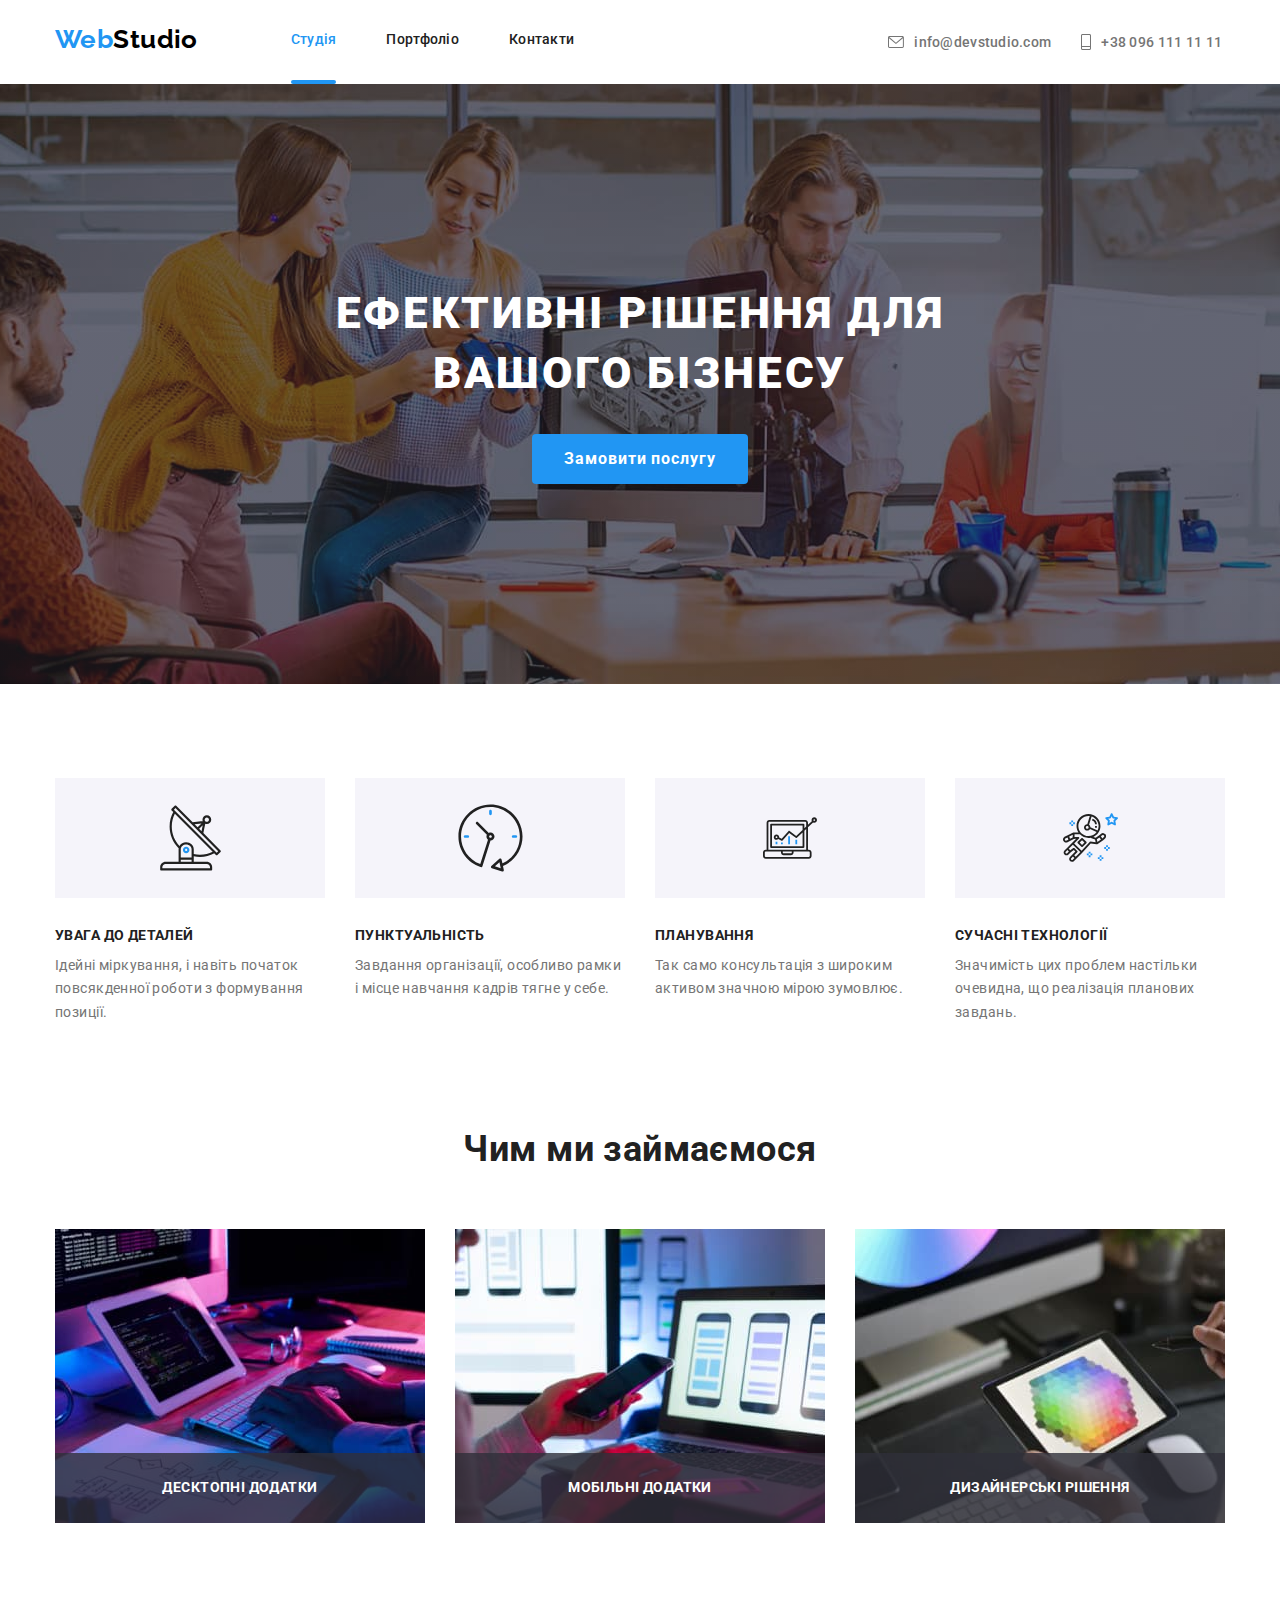
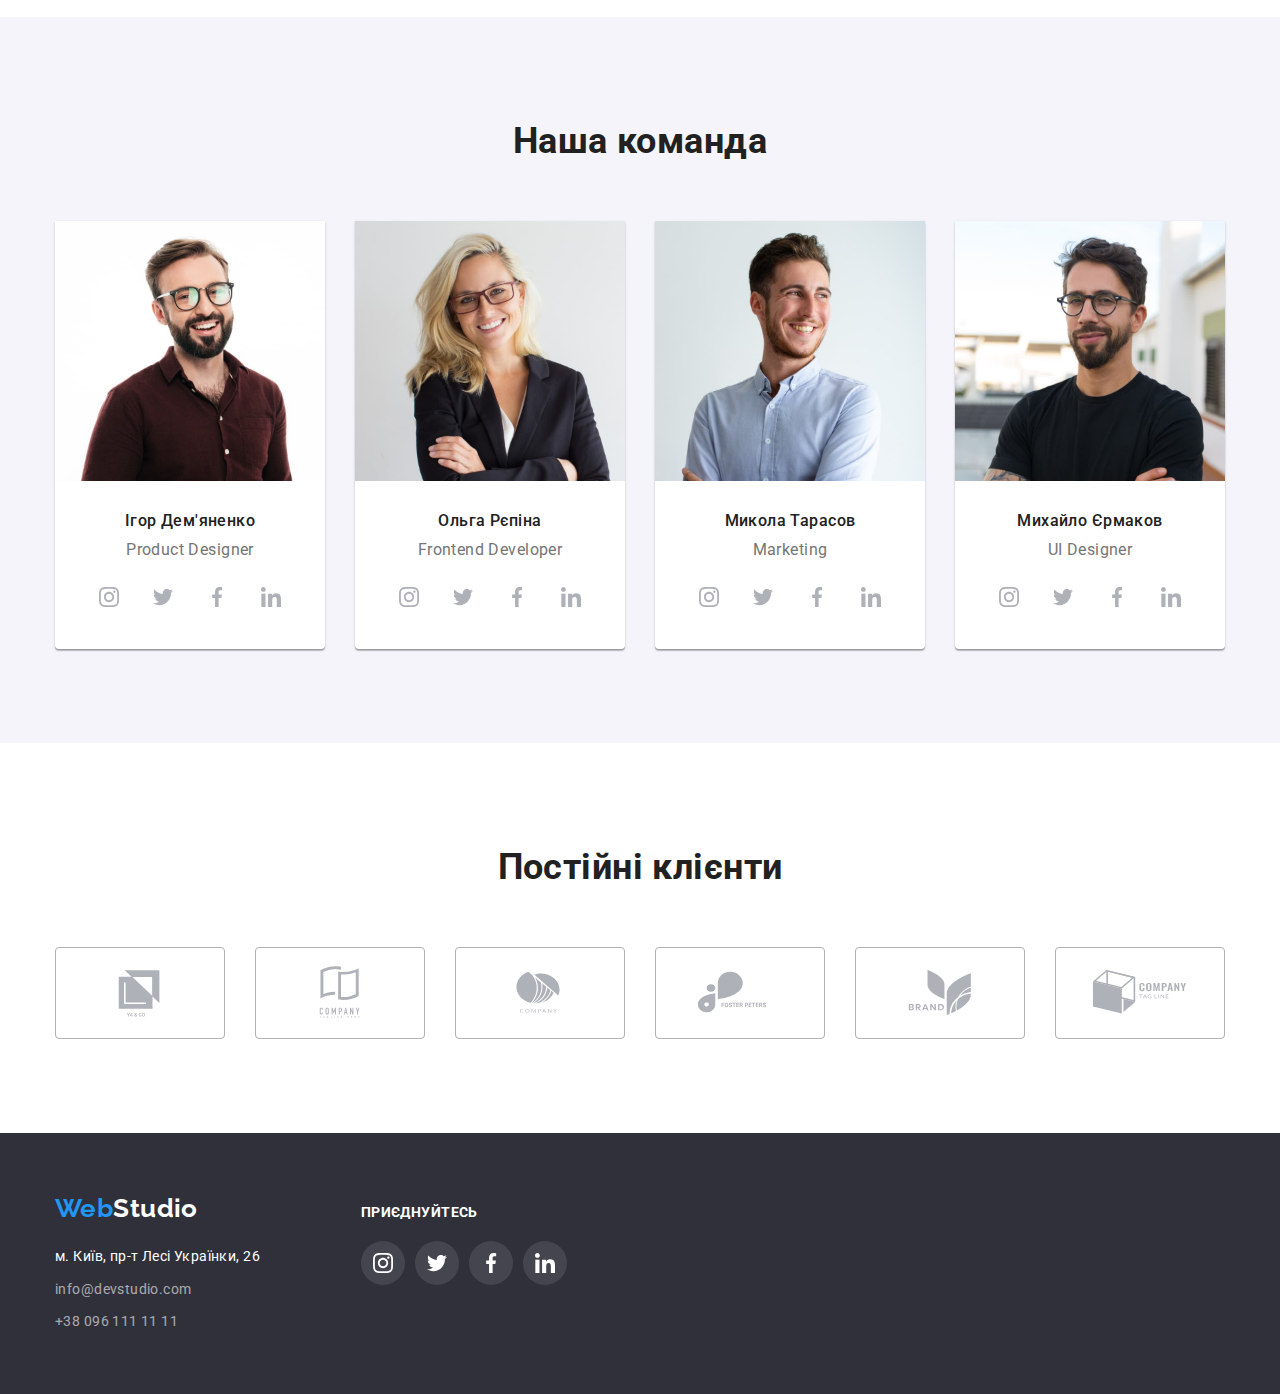
<file: index.html>
<!DOCTYPE html>
<html lang="uk">
  <head>
    <meta charset="UTF-8" />
    <meta http-equiv="X-UA-Compatible" content="IE=edge" />
    <meta name="viewport" content="width=device-width, initial-scale=1.0" />
    <title>WebStudio</title>
    <link rel="preconnect" href="https://fonts.gstatic.com" crossorigin>
    <link href="https://fonts.googleapis.com/css2?family=Raleway:wght@700&family=Roboto:wght@400;500;700;900&display=swap" 
     rel="stylesheet">
<link rel="stylesheet" href="https://cdnjs.cloudflare.com/ajax/libs/modern-normalize/1.1.0/modern-normalize.min.css">
     <link rel="stylesheet" href="./css/styles.css">
  </head>
<body>
    <header class="header">
      <div class="container header-container">
        <nav class="site-nav">
        <a   href="./index.html" class="logo">Web<span class="logo-studio">Studio</span>
        </a>
        <ul class="site-nav-list">
          <li class="site-nav-item box-studio">
            <a href="./index.html" class="link nav-link  current">Студія</a>
          </li>
          <li class="site-nav-item">
            <a href="./portfolio.html" class="link nav-link"> Портфоліо </a>
          </li>
          <li class="site-nav-item">
            <a href="" class="link nav-link"> Контакти </a>
          </li>
        </ul>
      </nav>
      <div class="contacts">
        
        <a href="mailto:nfo@devstudio.com" class=" link contacts-link" >
          <svg class="contacts-icon" width="16" height="12">
            <use href="./img/symbol-defs.svg#icon-envelope" >
            </use>
          </svg>
           info@devstudio.com </a>

        <a href="tel:+380961111111" class="link contacts-link"> <svg class="contacts-icon" width="10" height="16">
          <use href="./img/symbol-defs.svg#icon-Vector" >
          </use>
        </svg>
          +38 096 111 11 11 </a>
      </div>
    </div>
      
    </header>
    <main>
      <!-- Головна інформація -->

      <section class="hero" >
        <div class="container">
          <h1 class="hero-title">Ефективні рішення для вашого бізнесу</h1>
        <button class="hero-button" data-modal-open type="button" >Замовити послугу</button>
        </div>
        <!-- Наші цінності -->
        
      </section>

      <section class="section">
        <div class="container">

          <h2 class="visually-hidden">Наші цінності</h2>
        <ul class="values-list">
          <li class="values-item">
            <div class="values-fon">
              <svg class="values-icon" width="65" height="70">
                <use href="./img/symbol-defs.svg#icon-antenna" >
                </use>
              </svg>
            </div>
            <h3 class="section-title-values">УВАГА ДО ДЕТАЛЕЙ</h3>
            <p class="section-text-values">Ідейні міркування, і навіть початок повсякденної роботи з формування позиції.</p>
          </li>

          <li class="values-item">
            <div class="values-fon">
              <svg class="values-icon" width="67" height="70">
                <use href="./img/symbol-defs.svg#icon-clock" >
                </use>
              </svg>
            </div>
            <h3 class="section-title-values">ПУНКТУАЛЬНІСТЬ</h3>
            <p class="section-text-values">Завдання організації, особливо рамки і місце навчання кадрів тягне у себе.</p>
          </li>

          <li class="values-item">
           <div class="values-fon">
              <svg class="values-icon" width="70" height="54">
                <use href="./img/symbol-defs.svg#icon-diagram" >
                </use>
              </svg>
            </div>
            
            <h3 class="section-title-values">ПЛАНУВАННЯ</h3>
            <p class="section-text-values">Так само консультація з широким активом значною мірою зумовлює.</p>
          </li>
          <li class="values-item">
            <div class="values-fon">
              <svg class="values-icon" width="55" height="67">
                <use href="./img/symbol-defs.svg#icon-astronaut" >
                </use>
              </svg>
            </div>
            <h3 class="section-title-values">СУЧАСНІ ТЕХНОЛОГІЇ</h3>
            <p class="section-text-values">Значимість цих проблем настільки очевидна, що реалізація планових завдань.</p>
          </li>
        </ul>
        </div>
        
        <!-- Чим ми займаємось -->
      </section>
      <section class="section section-projects ">
        <div class="container ">
          <h2 class="section-title">Чим ми займаємося</h2>
        <ul class="list projects-list">
          <li class="projects-item ">
            <div class="box-projects">
              <img src="./img/websites.jpg" alt="Створення веб сайтів" width="370" height="294" />
        
                <p class="box-item">Десктопні додатки</p>
            </div>
            
          </li>
          <li class="projects-item box-mobil-list">
            <div class="box-projects">
              <img
              src="./img/applications.jpg"
              alt="Створення мобільних додатків"
              width="370"
              height="294"
            />
<p class="box-item"> Мобільні додатки</p>

           
            </div>
          </li>
          <li class="projects-item">
            <div class="box-projects"><img src="./img/games.jpg" alt="Створення ігор" width="370" height="294" />

              <p class="box-item"> Дизайнерські рішення</p>
          </div>
          </li>    
        </ul>
        </div>
        
      </section>
      <!-- Наша команда -->
      <section class="section section-people">
        <div class="container">
           <h2 class="section-title">Наша команда</h2>
          <ul class="people-list">
            <li class="people-item">
              <img src="./img/id.jpg" alt="Ігор Дем'яненко" width="270" height="260" />
              <div class="people">
                <h3 class="section-people-title">Ігор Дем'яненко</h3>
                <p lang="en" class="section-people-text">Product Designer</p>
                <ul class="people-soc-list">
                  <li class="people-soc-item"> <a class="people-soc-link" href="">
                  <svg class="people-soc-icon" width="20" height="20">
                    <use href="./img/symbol-defs.svg#icon-instagram" >
                    </use>
                  </svg>
                </a>
                  </li>
                  <li class="people-soc-item"> <a class="people-soc-link" href="">
                    <svg class="people-soc-icon" width="20" height="20">
                      <use href="./img/symbol-defs.svg#icon-twitter" >
                      </use>
                    </svg>
                  </a></li>
                  <li class="people-soc-item"> <a class="people-soc-link" href="">
                    <svg class="people-soc-icon" width="20" height="20">
                      <use href="./img/symbol-defs.svg#icon-facebook" >
                      </use>
                    </svg>
                  </a>
                  </li>
                  <li class="people-soc-item"> <a class="people-soc-link" href="">
                    <svg class="people-soc-icon" width="20" height="20">
                      <use href="./img/symbol-defs.svg#icon-linkedin" >
                      </use>
                    </svg>
                  </a>
                  </li>
                </ul>
              </div>

            </li>
            <li class="people-item">
              <img src="./img/or.jpg" alt="Ольга Рєпіна" width="270" height="260" />
              <div class="people"><h3 class="section-people-title">Ольга Рєпіна</h3>
                <p lang="en" class="section-people-text">Frontend Developer</p>
                <ul class="people-soc-list">
                  <li class="people-soc-item"> <a class="people-soc-link" href="">
                  <svg class="people-soc-icon" width="20" height="20">
                    <use href="./img/symbol-defs.svg#icon-instagram" >
                    </use>
                  </svg>
                </a>
                  </li>
                  <li class="people-soc-item"> <a class="people-soc-link" href="">
                    <svg class="people-soc-icon" width="20" height="20">
                      <use href="./img/symbol-defs.svg#icon-twitter" >
                      </use>
                    </svg>
                  </a></li>
                  <li class="people-soc-item"> <a class="people-soc-link" href="">
                    <svg class="people-soc-icon" width="20" height="20">
                      <use href="./img/symbol-defs.svg#icon-facebook" >
                      </use>
                    </svg>
                  </a>
                  </li>
                  <li class="people-soc-item"> <a class="people-soc-link" href="">
                    <svg class="people-soc-icon" width="20" height="20">
                      <use href="./img/symbol-defs.svg#icon-linkedin" >
                      </use>
                    </svg>
                  </a>
                  </li>
                </ul>
              </div>
            </li>
            <li class="people-item">
              <img src="./img/mt.jpg" alt=" Микола Тарасов" width="270" height="260" />
  
              <div class="people"><h3 class="section-people-title">Микола Тарасов</h3>
  
                <p lang="en" class="section-people-text">Marketing</p>
                <ul class="people-soc-list">
                  <li class="people-soc-item"> <a class="people-soc-link" href="">
                  <svg class="people-soc-icon" width="20" height="20">
                    <use href="./img/symbol-defs.svg#icon-instagram" >
                    </use>
                  </svg>
                </a>
                  </li>
                  <li class="people-soc-item"> <a class="people-soc-link" href="">
                    <svg class="people-soc-icon" width="20" height="20">
                      <use href="./img/symbol-defs.svg#icon-twitter" >
                      </use>
                    </svg>
                  </a></li>
                  <li class="people-soc-item"> <a class="people-soc-link" href="">
                    <svg class="people-soc-icon" width="20" height="20">
                      <use href="./img/symbol-defs.svg#icon-facebook" >
                      </use>
                    </svg>
                  </a>
                  </li>
                  <li class="people-soc-item"> <a class="people-soc-link" href="">
                    <svg class="people-soc-icon" width="20" height="20">
                      <use href="./img/symbol-defs.svg#icon-linkedin" >
                      </use>
                    </svg>
                  </a>
                  </li>
                </ul>
              </div>
            </li>
            <li class="people-item">
              <img src="./img/me.jpg" alt="Михайло Єрмаков" width="270" height="260" />
  
      <div class="people"><h3 class="section-people-title">Михайло Єрмаков</h3>
        <p lang="en" class="section-people-text">UI Designer</p>
        <ul class="people-soc-list">
          <li class="people-soc-item"> <a class="people-soc-link" href="">
          <svg class="people-soc-icon" width="20" height="20">
            <use href="./img/symbol-defs.svg#icon-instagram" >
            </use>
          </svg>
        </a>
          </li>
          <li class="people-soc-item"> <a class="people-soc-link" href="">
            <svg class="people-soc-icon" width="20" height="20">
              <use href="./img/symbol-defs.svg#icon-twitter" >
              </use>
            </svg>
          </a></li>
          <li class="people-soc-item"> <a class="people-soc-link" href="">
            <svg class="people-soc-icon" width="20" height="20">
              <use href="./img/symbol-defs.svg#icon-facebook" >
              </use>
            </svg>
          </a>
          </li>
          <li class="people-soc-item"> <a class="people-soc-link" href="">
            <svg class="people-soc-icon" width="20" height="20">
              <use href="./img/symbol-defs.svg#icon-linkedin" >
              </use>
            </svg>
          </a>
          </li>
        </ul>
      </div>
            </li>
          </ul> </div>
       
      </section>
      <!-- Постійні клієнти -->
      <section class="section">
        <div class="container">
        <h2 class="section-title">Постійні клієнти</h2>
        <ul class="clients-list">
          <li class="clients-item">
            <a class="clients-link" href="">
              <svg class="clients-icon" width="106" height="60">
                <use href="./img/symbol-defs.svg#icon-Logo1" >
                </use>
              </svg>
            </a>
          </li>
          <li class="clients-item"> <a  class="clients-link"href="">
            <svg class="clients-icon" width="106" height="60">
              <use href="./img/symbol-defs.svg#icon-Logo2" >
              </use>
            </svg>
          </a></li>
          <li>
            <a  class="clients-link"href="">
              <svg class="clients-icon" width="106" height="60">
                <use href="./img/symbol-defs.svg#icon-Logo3" >
                </use>
              </svg>
            </a>
          </li>
          <li class="clients-item">
            <a class="clients-link" href="">
              <svg class="clients-icon" width="106" height="60">
                <use href="./img/symbol-defs.svg#icon-Logo4" >
                </use>
              </svg>
            </a>
          </li>
          <li class="clients-item">
            <a  class="clients-link"href="">
              <svg class="clients-icon" width="106" height="60">
                <use href="./img/symbol-defs.svg#icon-Logo5" >
                </use>
              </svg>
            </a>
          </li>
          <li class="clients-item">
            <a  class="clients-link"href="">
              <svg class="clients-icon" width="106" height="60">
                <use href="./img/symbol-defs.svg#icon-Logo6" >
                </use>
              </svg>
            </a>
          </li>
        </ul>
        </div>
      </section>
    </main>
    <!-- Footer -->
    <footer class="footer">
    <div class=" container footer-container"> 
      <div >
        <a href="./index.html" class="logo">Web<span class="logo-studio-footer">Studio</span>
        </a>
        <address>
          <ul class="footer-list">
            <li class="footer-item">
              <a href="https://goo.gl/maps/mxEAeYwfuTcGivA26" target="_blank" rel="noopener nofollow" class="link-address" >
                 м. Київ, пр-т Лесі Українки, 26 
  
           </a>
            </li>
            <li class="footer-contacts footer-item"><a href="mailto:nfo@devstudio.com" class="link-contacts" > info@devstudio.com </a></li>

            <li class="footer-item" ><a href="tel:+380961111111" class="link-contacts" > +38 096 111 11 11</a></li>
          </ul>
        </address> </div>
        <div class="footer-soc-container">
        <p class="foter-soc-title"> приєднуйтесь</p>
        <ul class="footer-soc-list">
          <li class="footer-soc-item"> <a class="footer-soc-link" href="">
          <svg class="footer-soc-icon" width="20" height="20">
            <use href="./img/symbol-defs.svg#icon-instagram" >
            </use>
          </svg>
        </a>
          </li>
          <li class="footer-soc-item"> <a class="footer-soc-link" href="">
            <svg class="footer-soc-icon" width="20" height="20">
              <use href="./img/symbol-defs.svg#icon-twitter" >
              </use>
            </svg>
          </a></li>
          <li class="footer-soc-item"> <a class="footer-soc-link" href="">
            <svg class="footer-soc-icon" width="20" height="20">
              <use href="./img/symbol-defs.svg#icon-facebook" >
              </use>
            </svg>
          </a>
          </li>
          <li class="footer-soc-item"> <a class="footer-soc-link" href="">
            <svg class="footer-soc-icon" width="20" height="20">
              <use href="./img/symbol-defs.svg#icon-linkedin" >
              </use>
            </svg>
          </a>
          </li>
        </ul>
      </div>
    </div>
    </footer>
  
    <div class="backdrop is-hidden" data-modal>
      <div class="modal">
        <button type="button" class="modal-btn" data-modal-close>
          <svg class="modal-icone" width="18" height="18" > <use href="./img/symbol-defs.svg#icon-close"> </use></svg>
        </button>
      </div>
    </div>
    <script src="./js/modal.js"></script>
  </body>
  
</html>
</file>
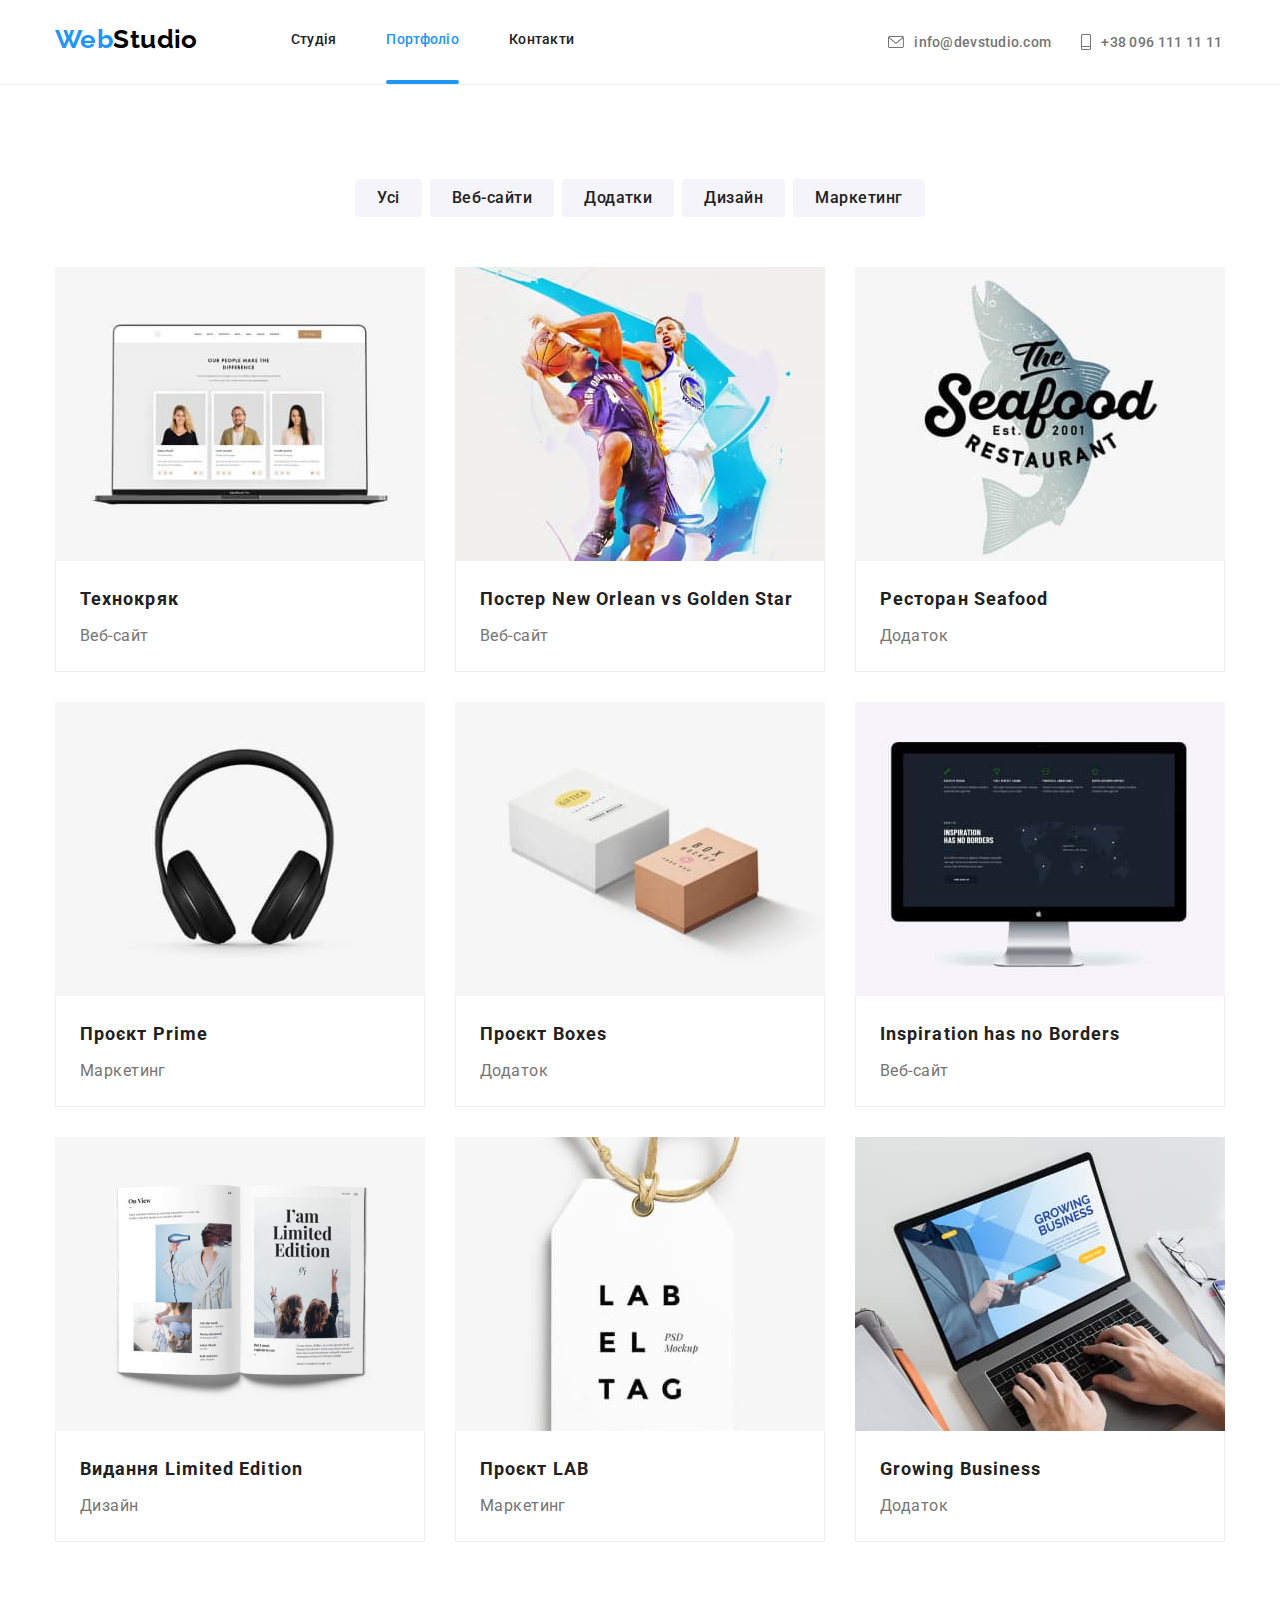
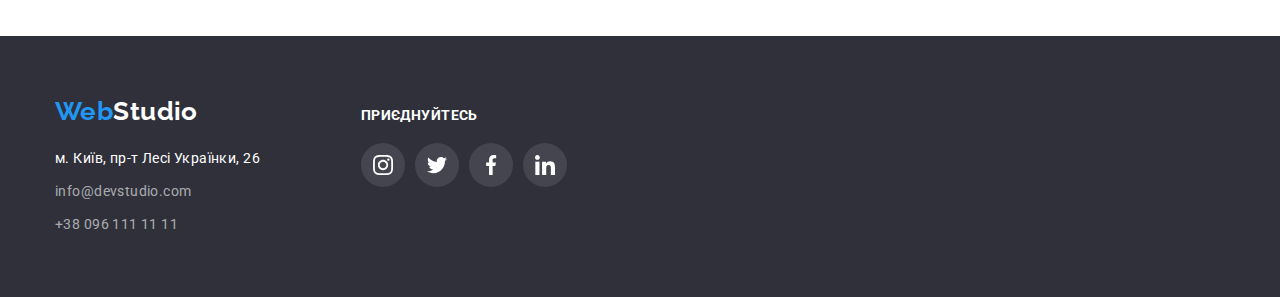
<file: portfolio.html>
<!DOCTYPE html>
<html lang="uk">
<head>
    <meta charset="UTF-8">
    <meta http-equiv="X-UA-Compatible" content="IE=edge">
    <meta name="viewport" content="width=device-width, initial-scale=1.0">
    <title>Портфоліо</title>
    <link href="https://fonts.googleapis.com/css2?family=Raleway:wght@700&family=Roboto:wght@400;500;700;900&display=swap" 
    rel="stylesheet">
    <link rel="stylesheet" href="https://cdnjs.cloudflare.com/ajax/libs/modern-normalize/1.1.0/modern-normalize.min.css">
    <link rel="stylesheet" href="./css/styles.css">
</head>
<body>
</head>
<body>
  <header class="header header-portfolio">
    <div class="container header-container">
      <nav class="site-nav">
      <a href="./index.html" class="logo">Web<span class="logo-studio">Studio</span>
      </a>
      <ul class="site-nav-list">
        <li class="site-nav-item">
          <a href="./index.html" class="link nav-link link ">Студія</a>
        </li>
        <li class="site-nav-item  box-portfolio">
          <a href="./portfolio.html" class="link nav-link current"> Портфоліо </a>
        </li>
        <li class="site-nav-item">
          <a href="" class="link nav-link"> Контакти </a>
        </li>
      </ul>
    </nav>
    <div class="contacts">
      
      <a href="mailto:nfo@devstudio.com" class=" link contacts-link" >
        <svg class="contacts-icon" width="16" height="12">
          <use href="./img/symbol-defs.svg#icon-envelope" >
          </use>
        </svg>
         info@devstudio.com </a>

      <a href="tel:+380961111111" class="link contacts-link"> <svg class="contacts-icon" width="10" height="16">
        <use href="./img/symbol-defs.svg#icon-Vector" >
        </use>
      </svg>
        +38 096 111 11 11 </a>
    </div>
  </div>
    
  </header>
  <!-- Головна інформація -->


    <main>
        <section class="section section-portfolio">
            <h1 class="visually-hidden"> Галерея </h1> 
            <div class="container"> 
              <ul class="section-portfolio-list container-buttons">

                <li> 
                    <button type="button" class="portfolio-btn ">Усі
                    </button>
                </li>
                <li > <button type="button" class="portfolio-btn ">Веб-сайти </button> </li>
                <li ><button type="button" class="portfolio-btn "> Додатки </button></li>
                <li ><button type="button" class="portfolio-btn">
                  Дизайн</button></li>
                  <li><button type="button" class="portfolio-btn btn-item">
                    Маркетинг</button></li>
            </ul>
            <!-- Галерея -->
            <ul class="portfolio-list">  
              <li class="gallery-list"> <a class="card-link link " href="">
                  <div class="box-gallery">
                    <img src="./img-port/cryak.jpg" alt="технокяк" width="370">
                    <p class="gallery-top-text">
                      Ресурс пропонує комплексні пропозиції з різним рівнем функціоналу та сервісів.
                       Все це дозволить відвідувачу отримати вичерпні відомості про компанію чи приватну особу.
                    </p>
                  </div>
                
                 <div class="portfolio-card"><h2 class="portfolio-titel">Технокряк</h2>
                  <p class="portfolio-item">Веб-сайт</p></div> </a>
                
              
              </li>
            
                 <li class="gallery-list"> <a class="card-link link" href=""> 
                  <div class=" box-gallery">
                    <img src="./img-port/poster.jpg" alt="Постер" width="370" >
                    <p class=" gallery-top-text">Ресурс пропонує комплексні пропозиції з різним рівнем функціоналу та сервісів.
                       Все це дозволить відвідувачу отримати вичерпні відомості про компанію чи приватну особу. </p>
                  </div>
                  
                  <div class="portfolio-card"><h2 class="portfolio-titel"> Постер <span lang="en">New Orlean vs Golden Star</span> </h2>
                    <p class="portfolio-item">Веб-сайт</p></div> </a>
                </li>
  
                <li class="gallery-list"> <a class="card-link link " href="">
                <div class="box-gallery"> <img src="./img-port/restaurant.jpg" alt="Ресторан" width="370"> 
                <p class="gallery-top-text"> Ресурс пропонує комплексні пропозиції з різним рівнем функціоналу та сервісів.
                   Все це дозволить відвідувачу отримати вичерпні відомості про компанію чи приватну особу.</p>
                </div>
              <div class="portfolio-card"><h2 class="portfolio-titel">Ресторан <span lang="en">Seafood</span> </h2>
                <p  class="portfolio-item">Додаток</p></div>
              </a>
              <li class="gallery-list"> <a class="card-link link " href="">
                <div class=" box-gallery"> <img src="./img-port/prime.jpg" alt="Проект Prime" width="370">
                <p class="gallery-top-text"> Ресурс пропонує комплексні пропозиції з різним рівнем функціоналу та сервісів. 
                  Все це дозволить відвідувачу отримати вичерпні відомості про компанію чи приватну особу.</p>
                </div> 
                <div class="portfolio-card"><h2 class="portfolio-titel gallery-list">Проєкт <span lang="en">Prime</span> </h2>
                  <p class="portfolio-item">Маркетинг</p></div> 
              </a>
                 
              </li>
              <li class="gallery-list">  <a class="card-link link"href="">
                <div class=" box-gallery"> <img src="./img-port/boxes.jpg" alt=" Проект Boxes" width="370"> 
                <p class="gallery-top-text">
                  Ресурс пропонує комплексні пропозиції з різним рівнем функціоналу та сервісів.
                   Все це дозволить відвідувачу отримати вичерпні відомості про компанію чи приватну особу.
                </p>
                </div>
                
                <div class=" portfolio-card"><h2 class="portfolio-titel">
                  Проєкт <span lang="en">Boxes</span>
                </h2>
                <p class="portfolio-item">Додаток</p></div>
              </a>
                 
              </li>
              <li class="gallery-list"> <a class="card-link link" href="">
                <div class=" box-gallery"> <img src="./img-port/inspirition.jpg" alt="Inspiration has no Borders" width="370" class="card">
                <p class="gallery-top-text ">
                  Ресурс пропонує комплексні пропозиції з різним рівнем функціоналу та сервісів.
                   Все це дозволить відвідувачу отримати вичерпні відомості про компанію чи приватну особу.
                </p>
                </div>
                
                <div class="portfolio-card"><h2 lang="en"  class="portfolio-titel">Inspiration has no Borders</h2>
                  <p class="portfolio-item" >Веб-сайт</p></div></a>
                 
              </li>
              <li class="gallery-list"> <a class="card-link link" href="">
                <div class=" box-gallery"> <img src="./img-port/limed.jpg" alt="Видання Limited Edition" width="370">
                <p class="gallery-top-text">Ресурс пропонує комплексні пропозиції з різним рівнем функціоналу та сервісів.
                   Все це дозволить відвідувачу отримати вичерпні відомості про компанію чи приватну особу.</p>
                </div>
                <div class="portfolio-card"> <h2 class="portfolio-titel">Видання  <span lang="en"> Limited Edition</span> </h2>
                 <p class="portfolio-item">Дизайн</p></div>
              </a>
    
              </li>
              <li class="gallery-list"> <a class="card-link link" href="">
                <div class=" box-gallery"> <img src="./img-port/lab.jpg" alt="Проєкт LAB" width="370">
                <p class="gallery-top-text ">
                  Ресурс пропонує комплексні пропозиції з різним рівнем функціоналу та сервісів. 
                  Все це дозволить відвідувачу отримати вичерпні відомості про компанію чи приватну особу. </p>
                </div>
                <div class="portfolio-card"><h2 class="portfolio-titel">
                  Проєкт <span lang="en">LAB</span> 
                </h2>
                <p class="portfolio-item">Маркетинг</p></div>
              </a>
                 
              </li>
              <li class="gallery-list">
                <a class="card-link link" href="">
                  <div class=" box-gallery ">
                    <img src="./img-port/growing.jpg" alt="Growing Business" width="370">
                    <p class="gallery-top-text ">Ресурс пропонує комплексні пропозиції з різним рівнем функціоналу та сервісів.
                       Все це дозволить відвідувачу отримати вичерпні відомості про компанію чи приватну особу.</p>
                  </div>
                  
                  <div class="portfolio-card"><h2 lang="en" class="portfolio-titel" >
                    Growing Business
                  </h2>
                  <p class="portfolio-item">Додаток</p></div>
                </a>
                
               </li>
      
              
            </ul>
            </div>
            
        </section>
    </main>
    <footer class="footer">
      <div class=" container footer-container"> 
        <div >
          <a href="./index.html" class="logo">Web<span class="logo-studio-footer">Studio</span>
          </a>
          <address>
            <ul class="footer-list">
              <li class="footer-item">
                <a href="https://goo.gl/maps/mxEAeYwfuTcGivA26" target="_blank" rel="noopener nofollow" class="link-address" >
                   м. Київ, пр-т Лесі Українки, 26 
    
             </a>
              </li>
              <li class="footer-contacts footer-item"><a href="mailto:nfo@devstudio.com" class="link-contacts" > info@devstudio.com </a></li>
  
              <li class="footer-item" ><a href="tel:+380961111111" class="link-contacts" > +38 096 111 11 11</a></li>
            </ul>
          </address> </div>
          <div class="footer-soc-container">
          <p class="foter-soc-title"> приєднуйтесь</p>
          <ul class="footer-soc-list">
            <li class="footer-soc-item"> <a class="footer-soc-link" href="">
            <svg class="footer-soc-icon" width="20" height="20">
              <use href="./img/symbol-defs.svg#icon-instagram" >
              </use>
            </svg>
          </a>
            </li>
            <li class="footer-soc-item"> <a class="footer-soc-link" href="">
              <svg class="footer-soc-icon" width="20" height="20">
                <use href="./img/symbol-defs.svg#icon-twitter" >
                </use>
              </svg>
            </a></li>
            <li class="footer-soc-item"> <a class="footer-soc-link" href="">
              <svg class="footer-soc-icon" width="20" height="20">
                <use href="./img/symbol-defs.svg#icon-facebook" >
                </use>
              </svg>
            </a>
            </li>
            <li class="footer-soc-item"> <a class="footer-soc-link" href="">
              <svg class="footer-soc-icon" width="20" height="20">
                <use href="./img/symbol-defs.svg#icon-linkedin" >
                </use>
              </svg>
            </a>
            </li>
          </ul>
        </div>
      </div>
      </footer>
</body>
</html>
</file>
<file: css/styles.css>
/* Колір основного тексту  #757575  */
/* Додатковий колір  тексту #212121 */
/* Білий #FFFFFF */
/* Акцент #2196F3 */
/* Додатковий колір фона  #2F303A*/
/*  */
:root {--primary-text-color:#757575 ;
    --title-text-color: #212121 ;
    --accent-text-color: #2196F3; 
    --hero-text-color: #FFFFFF;
    --logo-studio-color: #000000 ; 
    --primary-font-family: Roboto, sans-serif;
    --footer-contacts-color: rgba(255, 255, 255, 0.6);
    --logo-font-family: Raleway, sans-serif;
    --primery-background-color: #FFFFFF; 
    --additional-background-color:#F5F4FA;
    --accent-background-color: #2F303A;
    --button-hero-background-color: #2196F3;
    --button-hero-focus-color: #188CEB;
    --button-background-color:#F5F4FA;
    --header-border-color: #ECECEC;
    --card-border-color:#EEEEEE;
    --soc-link-color: #AFB1B8;
    --clients-border: #AFB1B8;
    --box-projects-color:rgba(47, 48, 58, 0.8);
    --modal-btn-border: rgba(0, 0, 0, 0.1);
    --time-function: 250ms cubic-bezier(0.4, 0, 0.2, 1);
    

}

p,
h1,
h2,
h3,
h4,
h5,
h6

{ margin: 0px;}

ul {margin: 0px;
    padding-left: 0px;
    list-style: none;
color: inherit;}
    a{text-decoration: none;}
    button {cursor: pointer;
    display: block;}
    address{font-style: normal;
    margin-top: 20px;}
    body {
        background-color: var(--primery-background-color); 
        color: var(--primary-text-color) ;
        font-family: var(--primary-font-family);
        font-size: 14px;
        letter-spacing: 0.03em;
    }
    img {max-width: 100%;
         display: block;
          height: auto;
        border-width: 0px;}
       .link {
        display: block;
        text-decoration: none;}
        
.visually-hidden {
    position: absolute;
  white-space: nowrap;
  width: 1px;
  height: 1px;
  overflow: hidden;
  border: 0;
  padding: 0;
  clip: rect(0 0 0 0);
  clip-path: inset(50%);
  margin: -1px;
}
.container {

    padding-left: 15px;
    padding-right: 15px;
    width: 1200px;
    margin: 0 auto;

}

.header-container{display: flex;
align-items: center;}
    
.logo {
margin-top: 24px;
margin-bottom: 25px;
    font-family: Raleway, var( --logo-font-family);
    font-weight: 700;
    font-size: 26px;
    line-height: 1.2;
    color: var(--accent-text-color);
    margin-right: 93px;
    }
.logo-studio {
    font-family: var( --logo-font-family);
    font-weight: 700;
    font-size: 26px;
    line-height: 1.2;
    color: var(--logo-studio-color);} 


/* Site-nav */
.site-nav-item {margin-right: 50px;
   
}
.site-nav-item:last-child{margin-right: 314px;}
.site-nav{display: flex;}
.site-nav-list{display: flex;}

.nav-link {
    padding-top: 32px;
    padding-bottom: 32px;
    font-weight: 500;
    line-height: 1.14;
    letter-spacing: 0.02em;
 color: var(--title-text-color);
 transition: color var(--time-function);
 
    } 
.site-nav .nav-link:hover,
.site-nav .nav-link:focus {
    color: var(--accent-text-color);}
    
    .box-studio::after {
        display: block;
        content: "";
        width: 100%;
        height: 4px;
        background-color: var(--accent-text-color);
        border-radius: 2px;

    }
/* contacts */

.contacts {display: flex;   


}
.contacts-icon {
    margin-right: 10px;
    fill: currentColor;

}
.contacts-link{
    display: flex;
    justify-content: center;
    margin-right: 30px;
    align-items: center;
transition: var(--time-function);
    font-weight: 500;
    font-size: 14px;
    line-height: 1.2;
    letter-spacing: 0.02em;
color: var(--primary-text-color);}
.contacts-link:last-child{margin-right: 0px;}
.contacts .contacts-link:hover,  
.contacts .contacts-link:focus {color: var(--accent-text-color);}
/* Hero */
.section{padding-top: 94px;
padding-bottom: 94px;}

.hero {
    background-color: var(--accent-background-color);
    background-image: linear-gradient(rgba(47, 48, 58, 0.4), rgba(47, 48, 58, 0.4)),
    url(../img/fon.jpg);
  max-width: 1600px;
background-repeat: no-repeat;
    background-position: center;
    background-size: cover;
padding-top: 200px;
padding-bottom: 200px;
text-align: center;
margin-left: auto;
margin-right: auto;

}
.hero-title { 
    
    color:var(--hero-text-color);
    font-weight: 900;
    font-size: 44px;
    line-height: 1.36; 
    letter-spacing: 0.06em;
text-transform: uppercase;   
margin-bottom: 30px;
width: 696px;
margin-left: auto;
margin-right: auto; 


}
    
    .hero-button{
        font-family: inherit;
font-weight: 700;
font-size: 16px;
line-height: 1.88;
letter-spacing: 0.06em;
color: var(--hero-text-color);
background-color: var(--button-hero-background-color);
border-radius: 4px;
padding: 10px 32px;
text-align: center;
min-width: 216px;
border: 0px;
margin-left: auto;
margin-right: auto;
transition: background-color var(--time-function);
}

.hero .hero-button:hover,
.hero .hero-button:focus { background-color: var(--button-hero-focus-color);  
    color: var(--hero-text-color); }
/* Наші цінності*/
.values-list{display: flex;
gap: 30px;
justify-content: center;}
.values-item {
    width: 270px;
}
.values-fon{
    width: 270px;
    height: 120px;
    background-color: #F5F4FA;
    display:flex;
    margin-bottom: 30px;
    display: flex;
    align-items: center;
    justify-content: center;

}
.values-icon {

}
.section-title-values
 { margin-bottom: 10px;
    font-weight: 700;
line-height: 1.14;
color: var(--title-text-color);
font-size: 14px;
display: flex;}


.section-text-values
{line-height: 1.7;}
    /* Чим ми займаємось */
    .section-projects{padding-top: 0px;}
    .section-title {
        margin-bottom: 50px;
        font-weight: 700;
font-size: 36px;
line-height: 1.67;
text-align: center;

color: var(--title-text-color)
    } 
   

    .projects-list{
        display: flex;
        gap: 30px;
        justify-content: center;
    }
    .projects-item{width: calc(100%-60px)/3;}
    
    .box-projects {
        position: relative;
        
        
    }
    .box-item {
        display: flex;
        justify-content: center;
        align-items: center;
        position: absolute;
        width: 100%;
        height: 70px;
        background-color: var(--box-projects-color);
        bottom: 0 ;
font-weight: 700;
line-height: 1.14;
text-align: center;
text-transform: uppercase;
color: var(--hero-text-color);}

    

/* Наша команда */

.people-list{
    display: flex;
    gap: 30px;
    justify-content: center;
}
.people-item{
    width: 270px;
    background: #FFFFFF;

box-shadow: 0px 1px 3px rgba(0, 0, 0, 0.12),
 0px 1px 1px rgba(0, 0, 0, 0.14), 0px 2px 1px rgba(0, 0, 0, 0.2);
border-radius: 0px 0px 4px 4px;
}
.section-people {background-color: var(--additional-background-color);}
    .section-people-title
    { margin-bottom: 10px;
        font-weight: 500;
font-size: 16px;
line-height: 1.19;
text-align: center;
color: var(--title-text-color)
    }
    .section-people-text {
        font-size: 16px;
        line-height: 1.19;
        text-align: center;
    }
    .people {
        padding-top: 30px;
        padding-bottom: 30px;
    }
    .people-soc-list {
        display: flex;
        gap: 10px;
        justify-content: center;
        margin-top: 16px;
    }
    .people-soc-link {
        display: block;
        width: 44px;
        height: 44px;
        border-radius: 50px;
        display: flex;
        align-items: center;
        justify-content: center;
        color: var(--soc-link-color);
        transition: color var(--time-function), background-color var(--time-function);}
    .people-soc-link:hover,
    .people-soc-link:focus
     { background-color: var(--accent-text-color);
    color: var(--hero-text-color);}
     .people-soc-icon 
    {fill: currentColor;}

    /*Постійні клієнти*/
    .clients-link {
        width: 170px;
        height: 92px;
        border-radius: 4px;
        border: 1px solid var(--clients-border);
        display: flex;
        align-items: center;
        justify-content: center;
    color: var(--clients-border);
    transition: color var(--time-function), border-color var(--time-function);
}

        .clients-list {
            display: flex;
            gap: 30px;
            justify-content: center;}
            .clients-icon {
                fill: currentColor;

            }

            .clients-link:hover,
            .clients-link:focus {
                border-color: var(--accent-text-color);
                color: var(--accent-text-color);
            } 

          
    /* Футер */
    .footer {
         background-color: var(--accent-background-color); 
    padding: 60px 0px;}
    .footer-container {display: flex;
    align-items: baseline;
        
    } 
    .footer-list{
    }
    .logo-studio-footer {
        padding-right: 0px;
        font-family: var( --logo-font-family);
        font-weight: 700;
        font-size: 26px;
        line-height: 1.2;
        color: var(--hero-text-color);
    }
    .link-address {
        padding-right: 0px;
        margin-top: 20p;
        margin-bottom: 9px;
        font-weight: 400;
        font-size: 14px;
        line-height: 1.71; 
        color: #FFFFFF; 
        transition: var(--time-function)
    }
        .nav-list{ margin-bottom: 60px;
            
        }
        .footer .link-address:hover,
            .footer .link-address:focus {color: var(--accent-text-color);}

        .link-contacts {
font-weight: 400;
font-size: 14px;
line-height: 1.71;

color: var(--footer-contacts-color);
transition: var(--time-function);
}
.link-contacts:last-child{margin-bottom: 0px;}
.footer .link-contacts:hover,
.footer .link-contacts:focus {color: var(--accent-text-color);}
.footer-item {display: block;
    margin-bottom: 9px
}
.footer-item:last-child {margin-bottom: 0px;}
.footer-soc-container {
    margin-left: 70px;

}
.foter-soc-title {
    font-size: 14px;
    font-weight: 700;
letter-spacing: 0.03em;
text-transform: uppercase;
color: var(--hero-text-color);
margin-bottom: 20px;

}
.footer-soc-list {
     display: flex;
justify-content: center;
    gap: 10px;
}
.footer-soc-icon {
    fill: var(--hero-text-color);
}
.footer-soc-link {
    display: block;
        width: 44px;
        height: 44px;
        border-radius: 50px;
        display: flex;
        align-items: center;
        justify-content: center;
        background: rgba(255, 255, 255, 0.1);
        transition: background-color var(--time-function);
     
}

.footer-soc-link:hover,
.footer-soc-link:focus {
    background-color: var(--accent-text-color);
}
        /* Портфоліо */
        .header-portfolio{
            border-bottom: 1px solid var(--header-border-color);
        }
        .box-portfolio::after {
            display: block;
            content: "";
            width: 100%;
            height: 4px;
            background-color: var(--accent-text-color);
            border-radius: 2px;
            
        }
        .container-buttons{
            margin-bottom: 50px;
            display: flex;
            gap: 8px;
            justify-content: center;
        }
        .current {color: var(--accent-text-color);}
        
        
        .portfolio-btn {
            padding: 6px 22px;
            border-radius: 4px;
            border-style: none;
            
            font-family: inherit;
            font-weight: 500;
font-size: 16px;
line-height:1.62;
text-align: center;
color: var(--title-text-color);
background-color: var(--button-background-color);
letter-spacing: 0.03em;
transition:  box-shadow var(--time-function), background-color var(--time-function), color var(--time-function);


        }
        .portfolio-btn:hover,
        .portfolio-btn:focus {box-shadow: 0px 3px 1px rgba(0, 0, 0, 0.1), 
            0px 1px 2px rgba(0, 0, 0, 0.08), 0px 2px 2px rgba(0, 0, 0, 0.12);
        background-color: var(--accent-text-color);
    color: var(--hero-text-color);} 
    .section-portfolio .portfolio-btn:hover,
    
        .section-portfolio .portfolio-btn:focus {background-color: var(--button-hero-focus-color);
              color: var(--hero-text-color);}
        
        .portfolio-list{
            display: flex;
            flex-wrap: wrap;
            gap: 30px;
        }
        .gallery-list {
            width: 370px;
        }

        .portfolio-card {
        padding: 20px 24px;
        border: 1px solid  var(--card-border-color);
        border-top: 0px;
  }
.card-link {
    display: block;
    transition: box-shadow var(--time-function) ;
}
  .card-link:hover,
    .card-link:focus {
            box-shadow: 0px 1px 1px rgba(0, 0, 0, 0.12),
             0px 4px 4px rgba(0, 0, 0, 0.06), 
             1px 4px 6px rgba(0, 0, 0, 0.16);

                
        }

       
        

              .portfolio-titel {
                font-weight: 700;
            font-size: 18px;
            line-height: 2;
            letter-spacing: 0.06em;
        color: var(--title-text-color);}
        .portfolio-item {
            margin-top: 4px;
            font-size: 16px;
            line-height: 1.88;
            color: var(--primary-text-color);}
           
            .gallery-top-text

            {  position: absolute;
                top: 0;
                left: 0;
                width: 100%;
                height: 100%;
                padding: 63px 24px;
background-color: rgba(33, 150, 243, 0.9);;
                font-weight: 400;
font-size: 18px;
line-height: 1.56;
color: var(--hero-text-color);
transform: translateY(100%);
                    transition:
                 var(--time-function);

            }
            .box-gallery {
                position: relative;
                overflow: hidden}
                .card-link:hover  .gallery-top-text,
                .card-link:focus  .gallery-top-text
                 { transform: translateY(0%); }

                 .backdrop{
                    width: 100%;
                    height: 100%;
                    position:fixed;
                    top: 0px;
                    background-color: rgba(0, 0, 0, 0.2);
                    transition: opacity 300ms linear,
                    visibility 300ms linear;
                 }
                 .modal{
                    width: 528px;
                    height: 581px;
                    background-color: #FFFFFF;
                    position: absolute;
                    top: 50%;
                    left: 50%;
                    transform: translate(-50%, -50%)
                    scaleY(1);
                    transition: transform 300ms linear;
                 }
                 .backdrop.is-hidden .modal{
                    transform: translate(-50%, -50%)
                    scaleY(0);
                 }
                 .modal-btn {
                    width: 30px;
                    height: 30px;
                    padding: 0;
        border: 1px solid var(--modal-btn-border);
        border-radius: 50%;
        background-color: transparent;
        position: absolute;
        top: 8px;
        right: 8px;
        display: flex;
        align-items: center;
        justify-content: center;
    
        
                 }
                 .modal-icone {
                    
                 }
                 .is-hidden {
                    opacity: 0;
                    visibility: hidden;
                    pointer-events: none;

                 }
</file>
